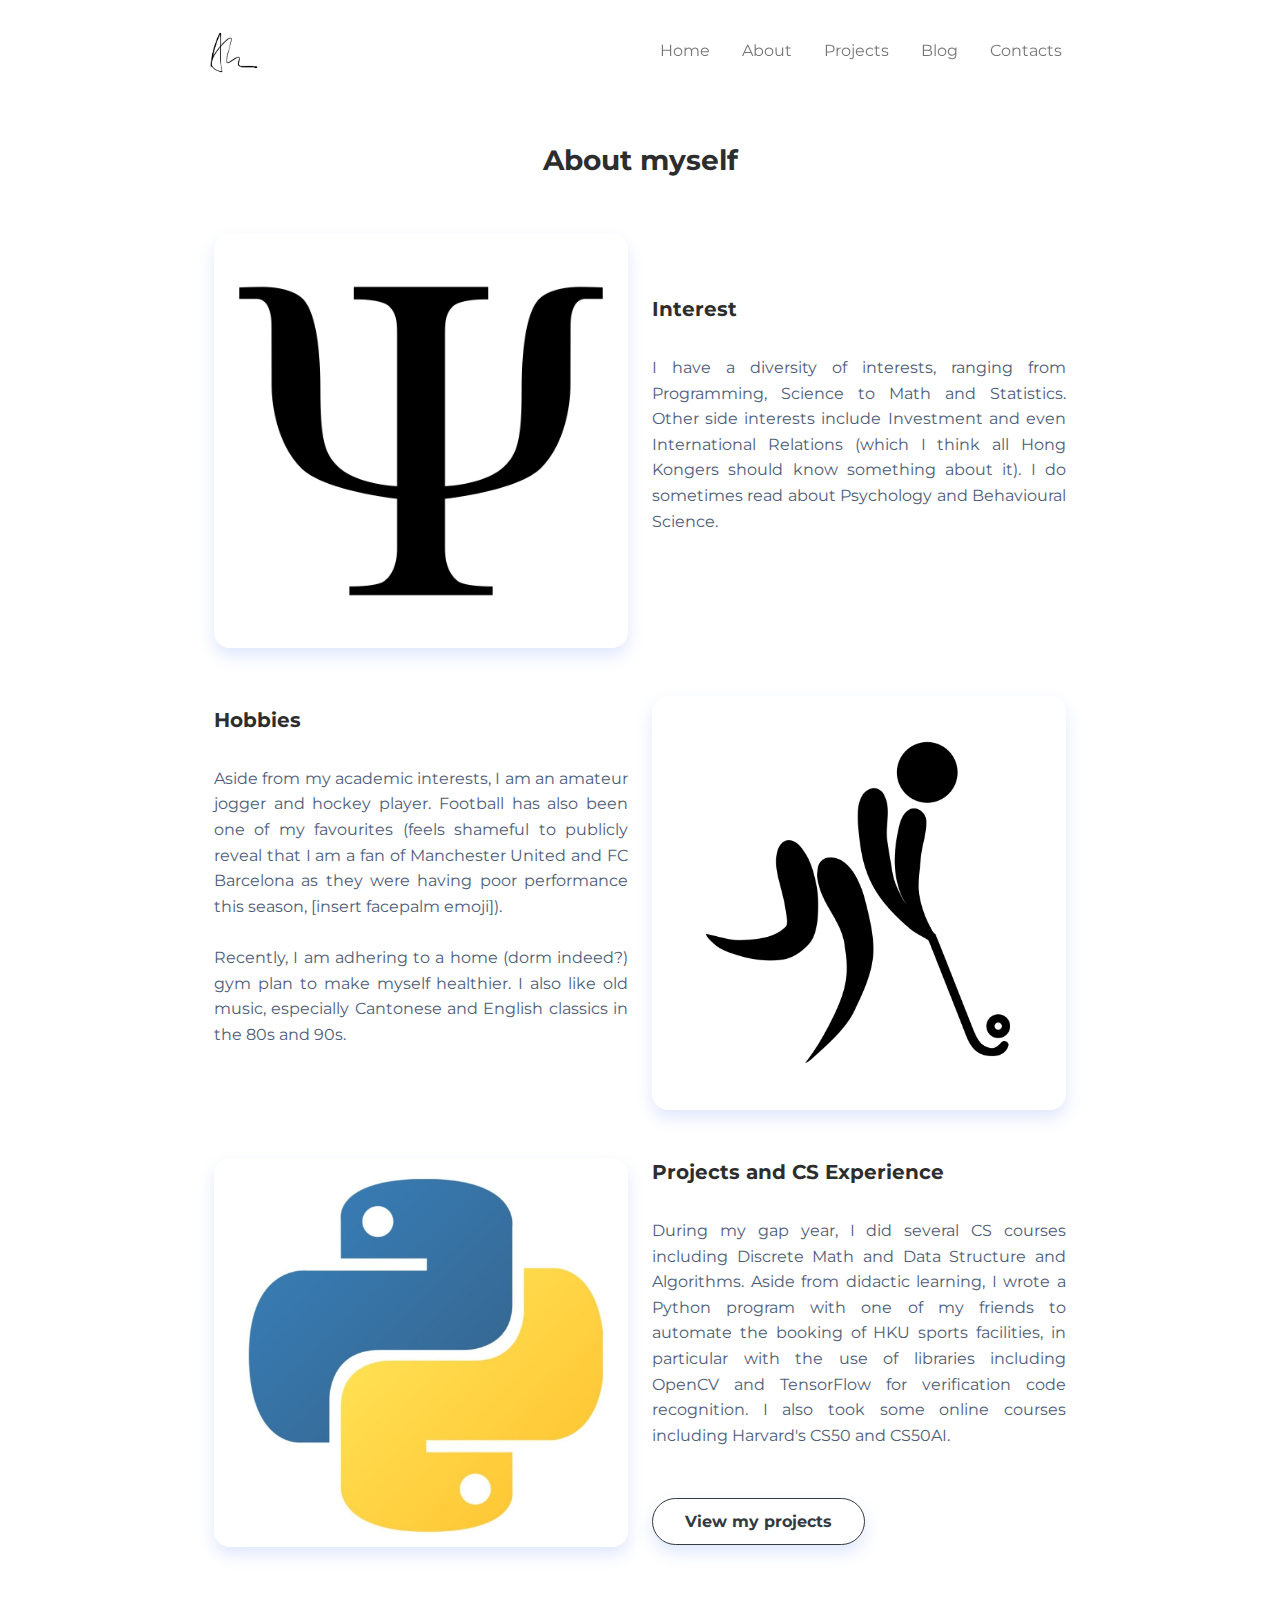
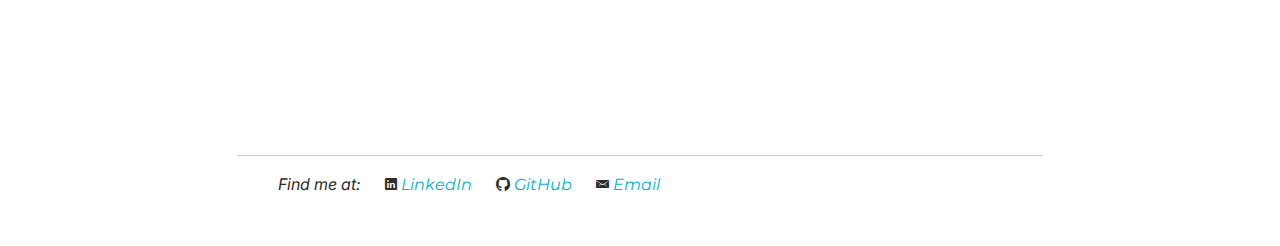
<file: about.html>
<!DOCTYPE html>
<html lang="en">

<head>
    
    <meta charset="utf-8">
    <meta name="viewport" content="width=device-width, initial-scale=1.0, shrink-to-fit=no">
    <title>About - Alex Lam</title> <!-- different for each page -->
    <meta name="description" content="Hi there! This is Alex Lam from Hong Kong, a fourth-year medical student currently pursuing an alternative career in Computer Science and Programming. I hope to share my journey with you, and to record my thoughts and progress in learning and getting through life's hurdles and adversities.">
    <meta name="twitter:description" content="Hi there! This is Alex Lam from Hong Kong, a fourth-year medical student currently pursuing an alternative career in Computer Science and Programming. I hope to share my journey with you, and to record my thoughts and progress in learning and getting through life's hurdles and adversities.">
    <meta name="twitter:title" content="About - Alex Lam"> <!-- different for each page -->
    <meta name="twitter:card" content="summary_large_image">
    <meta property="og:type" content="website">
    <meta property="og:image" content="blog/static/img/sign.png">
    <meta name="twitter:image" content="blog/static/img/sign.png">
    <meta property="og:description" content="Hi there! This is Alex Lam from Hong Kong, a fourth-year medical student currently pursuing an alternative career in Computer Science and Programming. I hope to share my journey with you, and to record my thoughts and progress in learning and getting through life's hurdles and adversities.">
    <link rel="icon" type="image/png" sizes="329x313" href="blog/static/img/sign.png">
    <link rel="stylesheet" href="blog/static/bootstrap/css/bootstrap.min.css">
    <link rel="stylesheet" href="https://fonts.googleapis.com/css?family=Inter:300italic,400italic,600italic,700italic,800italic,400,300,600,700,800&amp;display=swap">
    <link rel="stylesheet" href="https://fonts.googleapis.com/css?family=Lato&amp;display=swap">
    <link rel="stylesheet" href="https://fonts.googleapis.com/css?family=Montserrat&amp;display=swap">
    <link rel="stylesheet" href="https://fonts.googleapis.com/css?family=Roboto&amp;display=swap">
    <link rel="stylesheet" href="blog/static/fonts/fontawesome-all.min.css">
    <link rel="stylesheet" href="blog/static/fonts/ionicons.min.css">
    <link rel="stylesheet" href="blog/static/css/ruc.css">
    <link rel="stylesheet" href="blog/static/css/style.css">
</head>

<body>
    <nav class="navbar navbar-light navbar-expand-md fixed-top mx-auto navbar-shrink py-3" id="mainNav" style="max-width: 900px;border-width: 0px;border-bottom-width: 1px;border-bottom-style: solid;">
        <div class="container"><a class="navbar-brand d-flex align-items-center" href="/index.html"><span>
                    <picture><img src="blog/static/img/sign.png" style="width: 60px;height: 60px;"></picture>
                </span></a><button data-bs-toggle="collapse" class="navbar-toggler" data-bs-target="#navcol-1"><span class="visually-hidden">Toggle navigation</span><span class="navbar-toggler-icon"></span></button>
            <div class="collapse navbar-collapse" id="navcol-1" style="font-size: 16px;">
                <ul class="navbar-nav ms-auto" style="font-family: Montserrat, sans-serif;">
                    <li class="nav-item"><a class="nav-link " href="index.html" style="font-family: Montserrat, sans-serif;box-shadow: 0px 0px;">Home</a></li>
                    <li class="nav-item"><a class="nav-link " href="about.html" style="font-family: Montserrat, sans-serif;">About</a></li>
                    <li class="nav-item"><a class="nav-link " href="projects.html" style="font-family: Montserrat, sans-serif;">Projects</a></li>
                    <li class="nav-item"><a class="nav-link " href="blog.html" style="font-family: Montserrat, sans-serif;">Blog</a></li>
                    <li class="nav-item"><a class="nav-link" href="javascript: document.body.scrollIntoView(false);" style="font-family: Montserrat, sans-serif;">Contacts</a></li>
                </ul>
            </div>
        </div>
    </nav>

    <main style="font-family: Montserrat, sans-serif">
        

<section class="py-5 mt-5">
    <div class="container py-5" style="max-width: 900px;">
        <div class="row mb-4 mb-lg-5">
            <div class="col-md-8 col-xl-6 text-center mx-auto">
                <h3 class="fw-bold">About myself</h3>
            </div>
        </div>
        <div class="row row-cols-1 row-cols-md-2 mx-auto" style="max-width: 900px;">
            <div class="col align-self-center mb-5"><img class="rounded img-fluid shadow" src="blog/static/img/projects/psi.png" style="width: auto;"></div>
            <div class="col d-md-flex align-items-md-end align-items-lg-center mb-5">
                <div>
                    <h5 class="fw-bold">Interest</h5>
                    <p class="text-muted mb-4" style="text-align: justify;"><br>I have a diversity of interests, ranging from Programming, Science to Math and Statistics. Other side interests include Investment and even International Relations (which I think all Hong Kongers should know something about it). I do sometimes read about Psychology and Behavioural Science.<br><br></p>
                </div>
            </div>
        </div>
        <div class="row row-cols-1 row-cols-md-2 mx-auto" style="max-width: 900px;">
            <div class="col align-self-center order-md-last mb-5"><img class="rounded img-fluid shadow" src="blog/static/img/projects/hockey.png"></div>
            <div class="col d-md-flex align-items-md-end align-items-lg-center mb-5">
                <div>
                    <h5 class="fw-bold">Hobbies<br></h5>
                    <p class="text-muted mb-4" style="text-align: justify;"><br>Aside from my academic interests, I am an amateur jogger and hockey player. Football has also been one of my favourites (feels shameful to publicly reveal that I am a fan of Manchester United and FC Barcelona as they were having poor performance this season, [insert facepalm emoji]). <br><br>Recently, I am adhering to a home (dorm indeed?) gym plan to make myself healthier. I also like old music, especially Cantonese and English classics in the 80s and 90s.&nbsp;<br><br></p>
                </div>
            </div>
        </div>
        <div class="row row-cols-1 row-cols-md-2 mx-auto" style="max-width: 900px;">
            <div class="col align-self-center mb-5"><img class="rounded img-fluid shadow" src="blog/static/img/projects/python2.jpg"></div>
            <div class="col d-md-flex align-items-md-end align-items-lg-center mb-5">
                <div>
                    <h5 class="fw-bold">Projects and CS Experience</h5>
                    <p class="text-muted mb-4" style="text-align: justify;"><br>During my gap year, I did several CS courses including Discrete Math and Data Structure and Algorithms. Aside from didactic learning, I wrote a Python program with one of my friends to automate the booking of HKU sports facilities, in particular with the use of libraries including OpenCV and TensorFlow for verification code recognition. I also took some online courses including Harvard's CS50 and CS50AI.<br><br></p><a class="btn btn-primary shadow" role="button" style="color: var(--bs-gray-dark);background: rgb(255,255,255);border-top-color: var(--bs-gray-800);border-right-color: var(--bs-gray-800);border-bottom-color: var(--bs-gray-800);border-left-color: var(--bs-gray-800);" href="projects.html">View my projects</a>
                </div>
            </div>
        </div>
    </div>
</section>

    </main>

    <footer class="bg-primary-gradient" style="border-style: none;color: rgb(255,255,255);background: var(--bs-white);">
        <div class="container py-4 py-lg-5" style="color: rgb(45, 45, 45);max-width: 900px;padding: 0px 48px;padding-right: 48px;">
            <hr style="width: 100%;max-width: None;">
            <div style="min-width: 258px;width: 100%;padding-left: 40px;padding-right: 40px;">
                <div class="row" style="width: auto;/*min-width: 364px;*/padding: 0px;">
                    <div class="col-sm-1 text-center" style="width: auto;"><em>Find me at:</em></div>
                    <div class="col-sm-1 text-center" style="width: auto;"><i class="icon ion-social-linkedin"></i><a href="https://www.linkedin.com/in/cheuk-fung-alex-lam-907986227/" style="color: var(--bs-cyan);font-style: italic;">&nbsp;LinkedIn</a></div>
                    <div class="col-sm-1 text-center" style="width: auto;"><i class="icon ion-social-github"></i><a href="https://github.com/cfalexlam" style="color: var(--bs-cyan);font-style: italic;">&nbsp;GitHub</a></div>
                    <div class="col-sm-1 text-center" style="width: auto;"><i class="icon ion-email"></i><a href="mailto:calexlam@hku.hk" style="color: var(--bs-cyan);font-style: italic;">&nbsp;Email</a></div>
                </div>
            </div>
        </div>
    </footer>
    <script src="blog/static/js/jquery.min.js"></script>
    <script src="blog/static/bootstrap/js/bootstrap.min.js"></script>
    <script src="blog/static/js/bold-and-bright.js"></script>
</body>

</html>
</file>
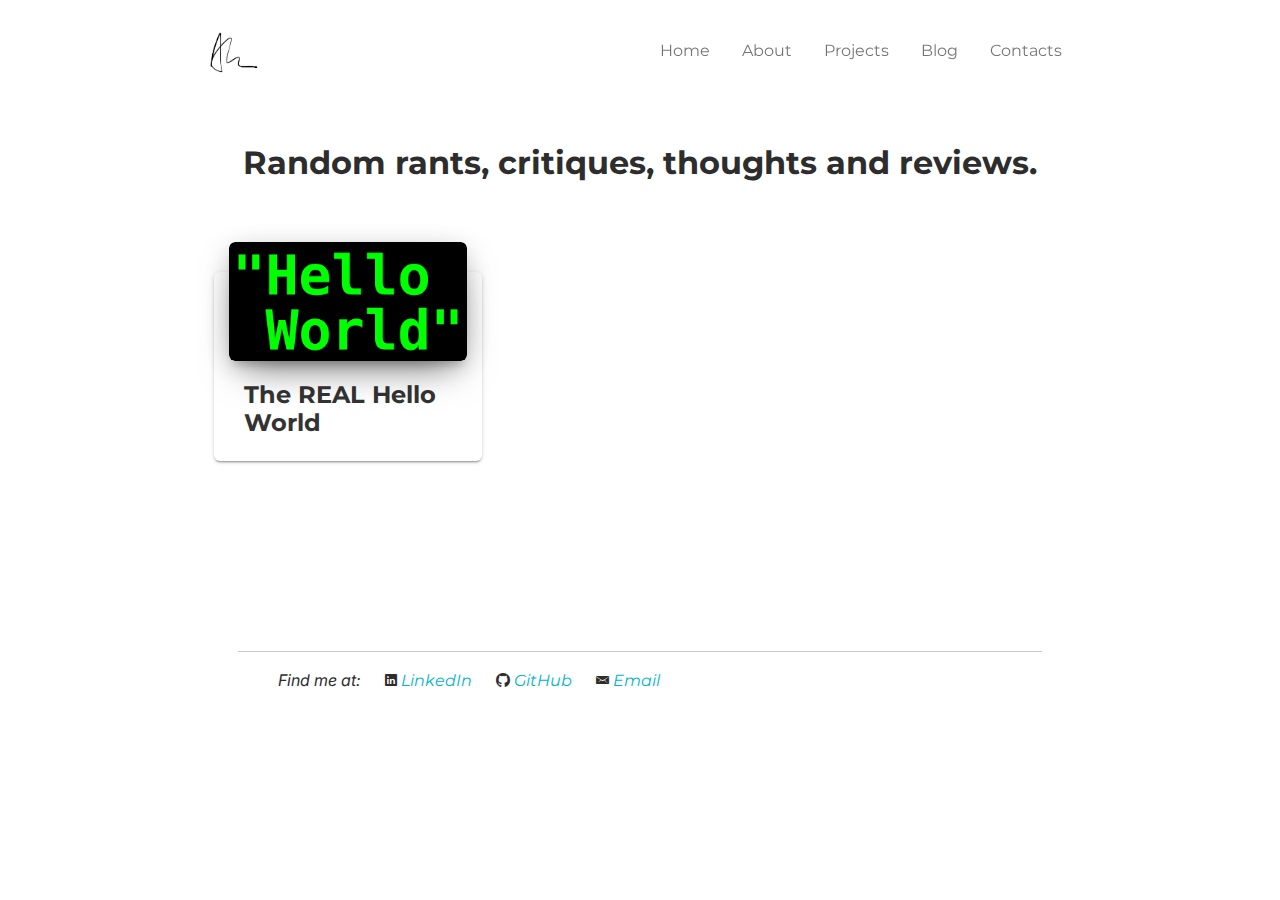
<file: blog.html>
<!DOCTYPE html>
<html lang="en">

<head>
    
    <meta charset="utf-8">
    <meta name="viewport" content="width=device-width, initial-scale=1.0, shrink-to-fit=no">
    <title>Blog - Alex Lam</title> <!-- different for each page -->
    <meta name="description" content="Hi there! This is Alex Lam from Hong Kong, a fourth-year medical student currently pursuing an alternative career in Computer Science and Programming. I hope to share my journey with you, and to record my thoughts and progress in learning and getting through life's hurdles and adversities.">
    <meta name="twitter:description" content="Hi there! This is Alex Lam from Hong Kong, a fourth-year medical student currently pursuing an alternative career in Computer Science and Programming. I hope to share my journey with you, and to record my thoughts and progress in learning and getting through life's hurdles and adversities.">
    <meta name="twitter:title" content="Blog - Alex Lam"> <!-- different for each page -->
    <meta name="twitter:card" content="summary_large_image">
    <meta property="og:type" content="website">
    <meta property="og:image" content="blog/static/img/sign.png">
    <meta name="twitter:image" content="blog/static/img/sign.png">
    <meta property="og:description" content="Hi there! This is Alex Lam from Hong Kong, a fourth-year medical student currently pursuing an alternative career in Computer Science and Programming. I hope to share my journey with you, and to record my thoughts and progress in learning and getting through life's hurdles and adversities.">
    <link rel="icon" type="image/png" sizes="329x313" href="blog/static/img/sign.png">
    <link rel="stylesheet" href="blog/static/bootstrap/css/bootstrap.min.css">
    <link rel="stylesheet" href="https://fonts.googleapis.com/css?family=Inter:300italic,400italic,600italic,700italic,800italic,400,300,600,700,800&amp;display=swap">
    <link rel="stylesheet" href="https://fonts.googleapis.com/css?family=Lato&amp;display=swap">
    <link rel="stylesheet" href="https://fonts.googleapis.com/css?family=Montserrat&amp;display=swap">
    <link rel="stylesheet" href="https://fonts.googleapis.com/css?family=Roboto&amp;display=swap">
    <link rel="stylesheet" href="blog/static/fonts/fontawesome-all.min.css">
    <link rel="stylesheet" href="blog/static/fonts/ionicons.min.css">
    <link rel="stylesheet" href="blog/static/css/ruc.css">
    <link rel="stylesheet" href="blog/static/css/style.css">
</head>

<body>
    <nav class="navbar navbar-light navbar-expand-md fixed-top mx-auto navbar-shrink py-3" id="mainNav" style="max-width: 900px;border-width: 0px;border-bottom-width: 1px;border-bottom-style: solid;">
        <div class="container"><a class="navbar-brand d-flex align-items-center" href="/index.html"><span>
                    <picture><img src="blog/static/img/sign.png" style="width: 60px;height: 60px;"></picture>
                </span></a><button data-bs-toggle="collapse" class="navbar-toggler" data-bs-target="#navcol-1"><span class="visually-hidden">Toggle navigation</span><span class="navbar-toggler-icon"></span></button>
            <div class="collapse navbar-collapse" id="navcol-1" style="font-size: 16px;">
                <ul class="navbar-nav ms-auto" style="font-family: Montserrat, sans-serif;">
                    <li class="nav-item"><a class="nav-link " href="index.html" style="font-family: Montserrat, sans-serif;box-shadow: 0px 0px;">Home</a></li>
                    <li class="nav-item"><a class="nav-link " href="about.html" style="font-family: Montserrat, sans-serif;">About</a></li>
                    <li class="nav-item"><a class="nav-link " href="projects.html" style="font-family: Montserrat, sans-serif;">Projects</a></li>
                    <li class="nav-item"><a class="nav-link " href="blog.html" style="font-family: Montserrat, sans-serif;">Blog</a></li>
                    <li class="nav-item"><a class="nav-link" href="javascript: document.body.scrollIntoView(false);" style="font-family: Montserrat, sans-serif;">Contacts</a></li>
                </ul>
            </div>
        </div>
    </nav>

    <main style="font-family: Montserrat, sans-serif">
        

    <section class="py-5 mt-5">
        <div class="container py-5" style="max-width: 900px;"><h2 class="fw-bold" style="font-family: Montserrat, sans-serif; text-align: center;">Random rants, critiques, thoughts and reviews.</h2> <br><br>
            <div class="container">
                <div class="row">
                    
                    <div class="col-md-4">
                        <div class="blog-card blog-card-blog">
                            <div class="blog-card-image">
                                <a href="posts/4.html"> <img class="img" src="blog/static/img/helloworld.png"> </a>
                                <div class="ripple-cont"></div>
                            </div>
                        <div class="blog-table">
                            <!-- <h6 class="blog-category blog-text-success"><i class="far fa-newspaper"></i> News</h6> -->
                            <h4 class="blog-card-caption">
                                <a href="posts/4.html">The REAL Hello World</a>
                            </h4>
                            <!-- <p class="blog-card-description">Lorem Ipsum is simply dummy text of the printing and typesetting industry.</p> -->
                            <!-- <div class="ftr">
                                <div class="stats"> <i class="far fa-clock"></i> 10 min </div>
                            </div> -->
                        </div>
                    </div>
                    
                </div>
            </div>
        </div>
    </section>


    </main>

    <footer class="bg-primary-gradient" style="border-style: none;color: rgb(255,255,255);background: var(--bs-white);">
        <div class="container py-4 py-lg-5" style="color: rgb(45, 45, 45);max-width: 900px;padding: 0px 48px;padding-right: 48px;">
            <hr style="width: 100%;max-width: None;">
            <div style="min-width: 258px;width: 100%;padding-left: 40px;padding-right: 40px;">
                <div class="row" style="width: auto;/*min-width: 364px;*/padding: 0px;">
                    <div class="col-sm-1 text-center" style="width: auto;"><em>Find me at:</em></div>
                    <div class="col-sm-1 text-center" style="width: auto;"><i class="icon ion-social-linkedin"></i><a href="https://www.linkedin.com/in/cheuk-fung-alex-lam-907986227/" style="color: var(--bs-cyan);font-style: italic;">&nbsp;LinkedIn</a></div>
                    <div class="col-sm-1 text-center" style="width: auto;"><i class="icon ion-social-github"></i><a href="https://github.com/cfalexlam" style="color: var(--bs-cyan);font-style: italic;">&nbsp;GitHub</a></div>
                    <div class="col-sm-1 text-center" style="width: auto;"><i class="icon ion-email"></i><a href="mailto:calexlam@hku.hk" style="color: var(--bs-cyan);font-style: italic;">&nbsp;Email</a></div>
                </div>
            </div>
        </div>
    </footer>
    <script src="blog/static/js/jquery.min.js"></script>
    <script src="blog/static/bootstrap/js/bootstrap.min.js"></script>
    <script src="blog/static/js/bold-and-bright.js"></script>
</body>

</html>
</file>
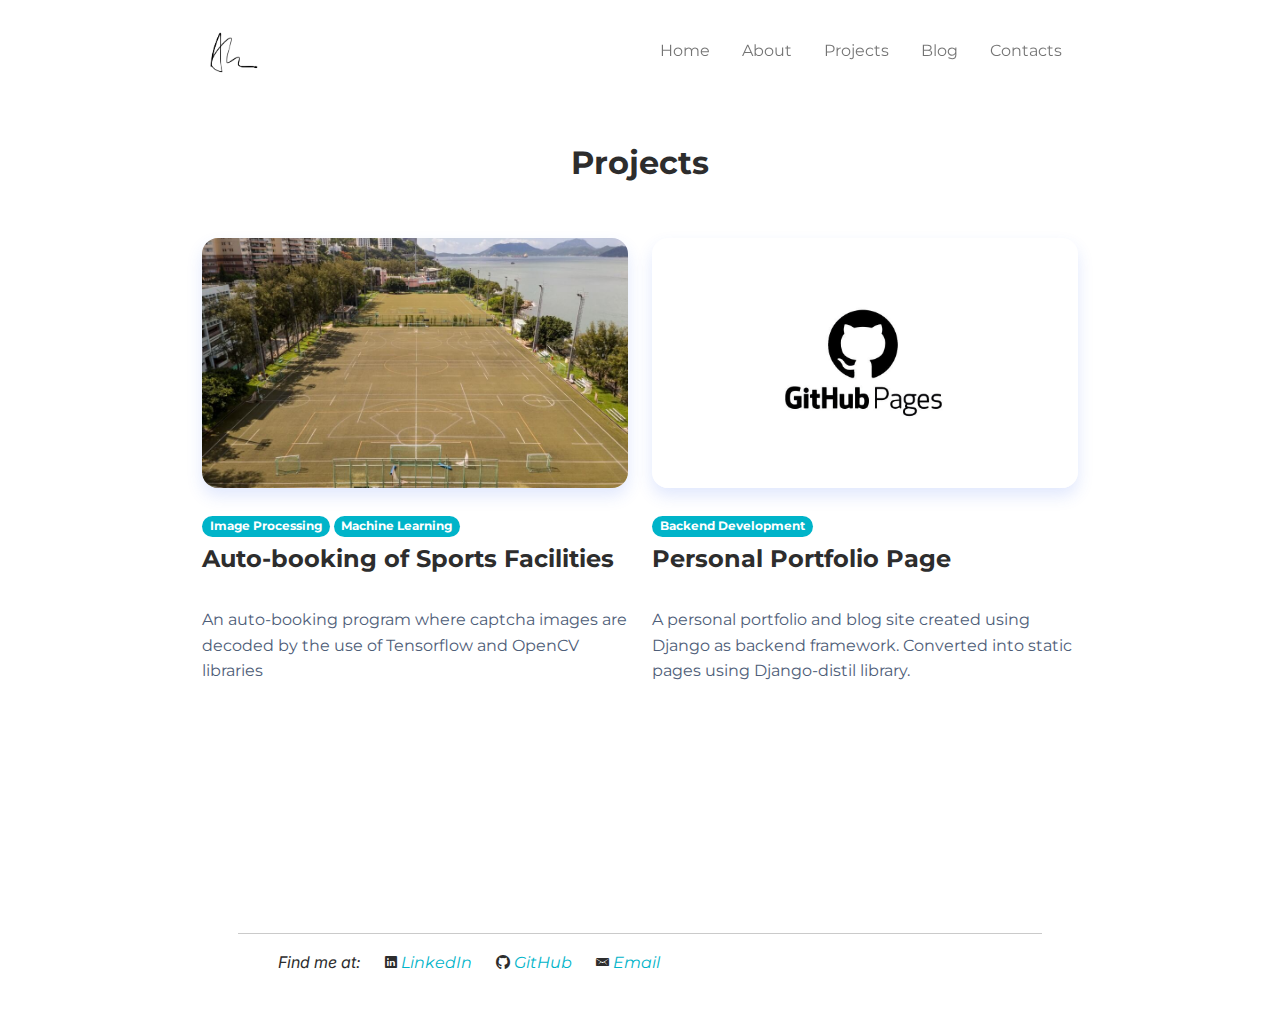
<file: projects.html>
<!DOCTYPE html>
<html lang="en">

<head>
    
    <meta charset="utf-8">
    <meta name="viewport" content="width=device-width, initial-scale=1.0, shrink-to-fit=no">
    <title>Projects - Alex Lam</title> <!-- different for each page -->
    <meta name="description" content="Hi there! This is Alex Lam from Hong Kong, a fourth-year medical student currently pursuing an alternative career in Computer Science and Programming. I hope to share my journey with you, and to record my thoughts and progress in learning and getting through life's hurdles and adversities.">
    <meta name="twitter:description" content="Hi there! This is Alex Lam from Hong Kong, a fourth-year medical student currently pursuing an alternative career in Computer Science and Programming. I hope to share my journey with you, and to record my thoughts and progress in learning and getting through life's hurdles and adversities.">
    <meta name="twitter:title" content="Projects - Alex Lam"> <!-- different for each page -->
    <meta name="twitter:card" content="summary_large_image">
    <meta property="og:type" content="website">
    <meta property="og:image" content="blog/static/img/sign.png">
    <meta name="twitter:image" content="blog/static/img/sign.png">
    <meta property="og:description" content="Hi there! This is Alex Lam from Hong Kong, a fourth-year medical student currently pursuing an alternative career in Computer Science and Programming. I hope to share my journey with you, and to record my thoughts and progress in learning and getting through life's hurdles and adversities.">
    <link rel="icon" type="image/png" sizes="329x313" href="blog/static/img/sign.png">
    <link rel="stylesheet" href="blog/static/bootstrap/css/bootstrap.min.css">
    <link rel="stylesheet" href="https://fonts.googleapis.com/css?family=Inter:300italic,400italic,600italic,700italic,800italic,400,300,600,700,800&amp;display=swap">
    <link rel="stylesheet" href="https://fonts.googleapis.com/css?family=Lato&amp;display=swap">
    <link rel="stylesheet" href="https://fonts.googleapis.com/css?family=Montserrat&amp;display=swap">
    <link rel="stylesheet" href="https://fonts.googleapis.com/css?family=Roboto&amp;display=swap">
    <link rel="stylesheet" href="blog/static/fonts/fontawesome-all.min.css">
    <link rel="stylesheet" href="blog/static/fonts/ionicons.min.css">
    <link rel="stylesheet" href="blog/static/css/ruc.css">
    <link rel="stylesheet" href="blog/static/css/style.css">
</head>

<body>
    <nav class="navbar navbar-light navbar-expand-md fixed-top mx-auto navbar-shrink py-3" id="mainNav" style="max-width: 900px;border-width: 0px;border-bottom-width: 1px;border-bottom-style: solid;">
        <div class="container"><a class="navbar-brand d-flex align-items-center" href="/index.html"><span>
                    <picture><img src="blog/static/img/sign.png" style="width: 60px;height: 60px;"></picture>
                </span></a><button data-bs-toggle="collapse" class="navbar-toggler" data-bs-target="#navcol-1"><span class="visually-hidden">Toggle navigation</span><span class="navbar-toggler-icon"></span></button>
            <div class="collapse navbar-collapse" id="navcol-1" style="font-size: 16px;">
                <ul class="navbar-nav ms-auto" style="font-family: Montserrat, sans-serif;">
                    <li class="nav-item"><a class="nav-link " href="index.html" style="font-family: Montserrat, sans-serif;box-shadow: 0px 0px;">Home</a></li>
                    <li class="nav-item"><a class="nav-link " href="about.html" style="font-family: Montserrat, sans-serif;">About</a></li>
                    <li class="nav-item"><a class="nav-link " href="projects.html" style="font-family: Montserrat, sans-serif;">Projects</a></li>
                    <li class="nav-item"><a class="nav-link " href="blog.html" style="font-family: Montserrat, sans-serif;">Blog</a></li>
                    <li class="nav-item"><a class="nav-link" href="javascript: document.body.scrollIntoView(false);" style="font-family: Montserrat, sans-serif;">Contacts</a></li>
                </ul>
            </div>
        </div>
    </nav>

    <main style="font-family: Montserrat, sans-serif">
        

    <section class="py-5 mt-5">
        <div class="container py-5">
            <div class="row mb-5" style="margin-left: -12px;">
                <div class="col-md-8 col-xl-6 text-center mx-auto">
                    <h2 class="fw-bold">Projects</h2>
                </div>
            </div>
            <div class="row row-cols-1 row-cols-md-2 mx-auto" style="max-width: 900px;">
                <div class="col mb-4">
                    <div><a href="#"><img class="rounded img-fluid shadow w-100 fit-cover" src="blog/static/img/projects/shscap1.jpg" style="height: 250px;"></a>
                        <div class="py-4"><span class="badge bg-info mb-2">Image Processing</span>    <span class="badge bg-info mb-2">Machine Learning</span>
                            <h4 class="fw-bold">Auto-booking of Sports Facilities</h4>
                            <p class="text-muted"><br>An auto-booking program where captcha images are decoded by the use of Tensorflow and OpenCV libraries<br><br></p>
                        </div>
                    </div>
                </div>
                <div class="col mb-4">
                    <div><a href="#"><img class="rounded img-fluid shadow w-100 fit-cover" src="blog/static/img/projects/githubpage.jpeg" style="height: 250px;"></a>
                        <div class="py-4"><span class="badge bg-info mb-2">Backend Development</span>
                            <h4 class="fw-bold">Personal Portfolio Page</h4>
                            <p class="text-muted"><br>A personal portfolio and blog site created using Django as backend framework. Converted into static pages using Django-distil library.<br><br></p>
                        </div>
                    </div>
                </div>
            </div>
        </div>
    </section>


    </main>

    <footer class="bg-primary-gradient" style="border-style: none;color: rgb(255,255,255);background: var(--bs-white);">
        <div class="container py-4 py-lg-5" style="color: rgb(45, 45, 45);max-width: 900px;padding: 0px 48px;padding-right: 48px;">
            <hr style="width: 100%;max-width: None;">
            <div style="min-width: 258px;width: 100%;padding-left: 40px;padding-right: 40px;">
                <div class="row" style="width: auto;/*min-width: 364px;*/padding: 0px;">
                    <div class="col-sm-1 text-center" style="width: auto;"><em>Find me at:</em></div>
                    <div class="col-sm-1 text-center" style="width: auto;"><i class="icon ion-social-linkedin"></i><a href="https://www.linkedin.com/in/cheuk-fung-alex-lam-907986227/" style="color: var(--bs-cyan);font-style: italic;">&nbsp;LinkedIn</a></div>
                    <div class="col-sm-1 text-center" style="width: auto;"><i class="icon ion-social-github"></i><a href="https://github.com/cfalexlam" style="color: var(--bs-cyan);font-style: italic;">&nbsp;GitHub</a></div>
                    <div class="col-sm-1 text-center" style="width: auto;"><i class="icon ion-email"></i><a href="mailto:calexlam@hku.hk" style="color: var(--bs-cyan);font-style: italic;">&nbsp;Email</a></div>
                </div>
            </div>
        </div>
    </footer>
    <script src="blog/static/js/jquery.min.js"></script>
    <script src="blog/static/bootstrap/js/bootstrap.min.js"></script>
    <script src="blog/static/js/bold-and-bright.js"></script>
</body>

</html>
</file>
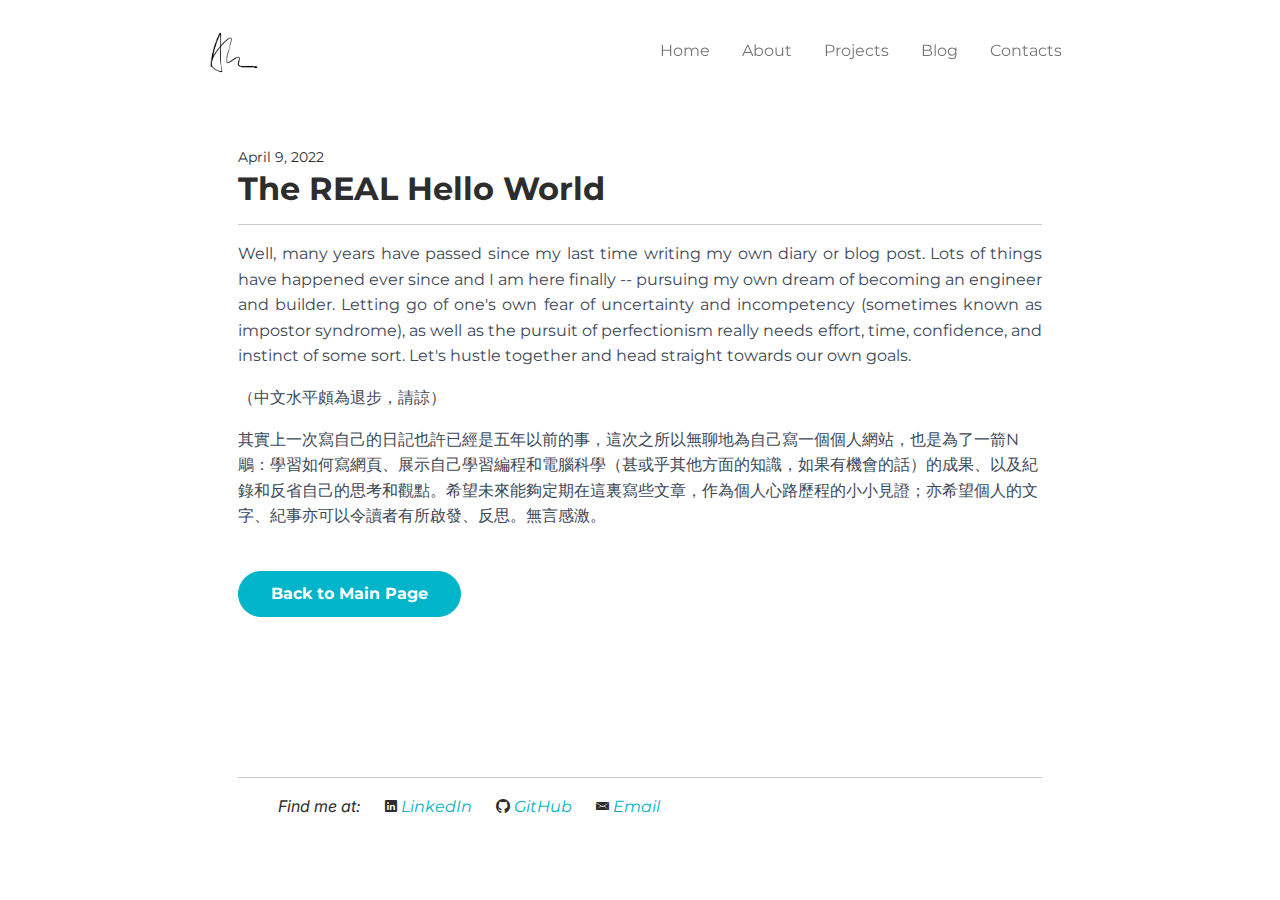
<file: posts/4.html>
<!DOCTYPE html>
<html lang="en">

<head>
    
    <meta charset="utf-8">
    <meta name="viewport" content="width=device-width, initial-scale=1.0, shrink-to-fit=no">
    <title>Posts - Alex Lam</title> <!-- different for each page -->
    <meta name="description" content="Hi there! This is Alex Lam from Hong Kong, a fourth-year medical student currently pursuing an alternative career in Computer Science and Programming. I hope to share my journey with you, and to record my thoughts and progress in learning and getting through life's hurdles and adversities.">
    <meta name="twitter:description" content="Hi there! This is Alex Lam from Hong Kong, a fourth-year medical student currently pursuing an alternative career in Computer Science and Programming. I hope to share my journey with you, and to record my thoughts and progress in learning and getting through life's hurdles and adversities.">
    <meta name="twitter:title" content="Posts - Alex Lam"> <!-- different for each page -->
    <meta name="twitter:card" content="summary_large_image">
    <meta property="og:type" content="website">
    <meta property="og:image" content="../blog/static/img/sign.png">
    <meta name="twitter:image" content="../blog/static/img/sign.png">
    <meta property="og:description" content="Hi there! This is Alex Lam from Hong Kong, a fourth-year medical student currently pursuing an alternative career in Computer Science and Programming. I hope to share my journey with you, and to record my thoughts and progress in learning and getting through life's hurdles and adversities.">
    <link rel="icon" type="image/png" sizes="329x313" href="../blog/static/img/sign.png">
    <link rel="stylesheet" href="../blog/static/bootstrap/css/bootstrap.min.css">
    <link rel="stylesheet" href="https://fonts.googleapis.com/css?family=Inter:300italic,400italic,600italic,700italic,800italic,400,300,600,700,800&amp;display=swap">
    <link rel="stylesheet" href="https://fonts.googleapis.com/css?family=Lato&amp;display=swap">
    <link rel="stylesheet" href="https://fonts.googleapis.com/css?family=Montserrat&amp;display=swap">
    <link rel="stylesheet" href="https://fonts.googleapis.com/css?family=Roboto&amp;display=swap">
    <link rel="stylesheet" href="../blog/static/fonts/fontawesome-all.min.css">
    <link rel="stylesheet" href="../blog/static/fonts/ionicons.min.css">
    <link rel="stylesheet" href="../blog/static/css/ruc.css">
    <link rel="stylesheet" href="../blog/static/css/style.css">
</head>

<body>
    <nav class="navbar navbar-light navbar-expand-md fixed-top mx-auto navbar-shrink py-3" id="mainNav" style="max-width: 900px;border-width: 0px;border-bottom-width: 1px;border-bottom-style: solid;">
        <div class="container"><a class="navbar-brand d-flex align-items-center" href="/index.html"><span>
                    <picture><img src="../blog/static/img/sign.png" style="width: 60px;height: 60px;"></picture>
                </span></a><button data-bs-toggle="collapse" class="navbar-toggler" data-bs-target="#navcol-1"><span class="visually-hidden">Toggle navigation</span><span class="navbar-toggler-icon"></span></button>
            <div class="collapse navbar-collapse" id="navcol-1" style="font-size: 16px;">
                <ul class="navbar-nav ms-auto" style="font-family: Montserrat, sans-serif;">
                    <li class="nav-item"><a class="nav-link " href="../index.html" style="font-family: Montserrat, sans-serif;box-shadow: 0px 0px;">Home</a></li>
                    <li class="nav-item"><a class="nav-link " href="../about.html" style="font-family: Montserrat, sans-serif;">About</a></li>
                    <li class="nav-item"><a class="nav-link " href="../projects.html" style="font-family: Montserrat, sans-serif;">Projects</a></li>
                    <li class="nav-item"><a class="nav-link " href="../blog.html" style="font-family: Montserrat, sans-serif;">Blog</a></li>
                    <li class="nav-item"><a class="nav-link" href="javascript: document.body.scrollIntoView(false);" style="font-family: Montserrat, sans-serif;">Contacts</a></li>
                </ul>
            </div>
        </div>
    </nav>

    <main style="font-family: Montserrat, sans-serif">
        

    <section class="py-5 mt-5">
        <div class="container py-5" style="max-width: 900px;padding-right: 48px;padding-left: 48px;">
            <article></article>
            <div><small>April 9, 2022</small>
                <h2 class="fw-bold">The REAL Hello World<br></h2>
                <hr>
                <p style="text-align: justify;">
                    <p align="justify">Well, many years have passed since my last time writing my own diary or blog post. Lots of things have happened ever since and I am here finally -- pursuing my own dream of becoming an engineer and builder. Letting go of one's own fear of uncertainty and incompetency (sometimes known as impostor syndrome), as well as the pursuit of perfectionism really needs effort, time, confidence, and instinct of some sort. Let's hustle together and head straight towards our own goals.</p>

<p>（中文水平頗為退步，請諒）</p>

<p>其實上一次寫自己的日記也許已經是五年以前的事，這次之所以無聊地為自己寫一個個人網站，也是為了一箭N鵰：學習如何寫網頁、展示自己學習編程和電腦科學（甚或乎其他方面的知識，如果有機會的話）的成果、以及紀錄和反省自己的思考和觀點。希望未來能夠定期在這裏寫些文章，作為個人心路歷程的小小見證；亦希望個人的文字、紀事亦可以令讀者有所啟發、反思。無言感激。</p>
                </p>
                <br>
            </div>
            <div><a class="btn btn-info" role="button" style="font-family: Montserrat, sans-serif;" href="../blog.html">Back to Main Page</a></div>
        </div>
    </section>


    </main>

    <footer class="bg-primary-gradient" style="border-style: none;color: rgb(255,255,255);background: var(--bs-white);">
        <div class="container py-4 py-lg-5" style="color: rgb(45, 45, 45);max-width: 900px;padding: 0px 48px;padding-right: 48px;">
            <hr style="width: 100%;max-width: None;">
            <div style="min-width: 258px;width: 100%;padding-left: 40px;padding-right: 40px;">
                <div class="row" style="width: auto;/*min-width: 364px;*/padding: 0px;">
                    <div class="col-sm-1 text-center" style="width: auto;"><em>Find me at:</em></div>
                    <div class="col-sm-1 text-center" style="width: auto;"><i class="icon ion-social-linkedin"></i><a href="https://www.linkedin.com/in/cheuk-fung-alex-lam-907986227/" style="color: var(--bs-cyan);font-style: italic;">&nbsp;LinkedIn</a></div>
                    <div class="col-sm-1 text-center" style="width: auto;"><i class="icon ion-social-github"></i><a href="https://github.com/cfalexlam" style="color: var(--bs-cyan);font-style: italic;">&nbsp;GitHub</a></div>
                    <div class="col-sm-1 text-center" style="width: auto;"><i class="icon ion-email"></i><a href="mailto:calexlam@hku.hk" style="color: var(--bs-cyan);font-style: italic;">&nbsp;Email</a></div>
                </div>
            </div>
        </div>
    </footer>
    <script src="../blog/static/js/jquery.min.js"></script>
    <script src="../blog/static/bootstrap/js/bootstrap.min.js"></script>
    <script src="../blog/static/js/bold-and-bright.js"></script>
</body>

</html>
</file>
<file: blog/static/css/ruc.css>
h1 {
  text-align: center;
  margin-bottom: 50px;
  margin-top: 50px;
  font-family: Montserrat, sans-serif;
}

.blog-card-blog {
  margin-top: 30px;
  font-family: Montserrat, sans-serif;
}

.blog-card {
  display: inline-block;
  position: relative;
  width: 100%;
  margin-bottom: 30px;
  border-radius: 6px;
  color: rgba(0, 0, 0, 0.87);
  background: #fff;
  box-shadow: 0 2px 2px 0 rgba(0, 0, 0, 0.14), 0 3px 1px -2px rgba(0, 0, 0, 0.2), 0 1px 5px 0 rgba(0, 0, 0, 0.12);
  font-family: Montserrat, sans-serif;
}

.blog-card .blog-card-image {
  height: 60%;
  position: relative;
  overflow: hidden;
  margin-left: 15px;
  margin-right: 15px;
  margin-top: -30px;
  border-radius: 6px;
  box-shadow: 0 16px 38px -12px rgba(0, 0, 0, 0.56), 0 4px 25px 0px rgba(0, 0, 0, 0.12), 0 8px 10px -5px rgba(0, 0, 0, 0.2);
  font-family: Montserrat, sans-serif;
}

.blog-card .blog-card-image img {
  width: 100%;
  height: 100%;
  border-radius: 6px;
  pointer-events: none;
  font-family: Montserrat, sans-serif;
}

.blog-card .blog-table {
  padding: 15px 30px;
  font-family: Montserrat, sans-serif;
}

.blog-table {
  margin-bottom: 0px;
  font-family: Montserrat, sans-serif;
}

.blog-category {
  position: relative;
  line-height: 0;
  margin: 15px 0;
  font-family: Montserrat, sans-serif;
}

.blog-text-success {
  color: #6f6f6f!important;
  font-family: Montserrat, sans-serif;
}

.blog-card-blog .blog-card-caption {
  margin-top: 5px;
  font-family: Montserrat, sans-serif;
}

.blog-card-caption {
  font-weight: 700;
  font-family: "Roboto Slab", "Times New Roman", serif;
  font-family: Montserrat, sans-serif;
}

.blog-card-caption, .blog-card-caption a {
  color: #333;
  text-decoration: none;
  font-family: Montserrat, sans-serif;
}

p {
  color: #3C4857;
  margin-top: 0;
  margin-bottom: 1rem;
  font-family: Montserrat, sans-serif;
}

.blog-card .ftr {
  margin-top: 15px;
  font-family: Montserrat, sans-serif;
}

.blog-card .ftr .author {
  color: #888;
}

.blog-card .ftr div {
  display: inline-block;
}

.blog-card .author .avatar {
  width: 36px;
  height: 36px;
  overflow: hidden;
  border-radius: 50%;
  margin-right: 5px;
}

.blog-card .ftr .stats {
  position: relative;
  top: 1px;
  font-size: 14px;
}

.blog-card .ftr .stats {
  float: right;
  line-height: 30px;
}

a {
  text-decoration: none;
  font-family: Montserrat, sans-serif;
}
</file>
<file: blog/static/css/style.css>
.row {
  /*padding: 40px 40px 40px;*/
  /*padding-top: 40px;*/
  /*padding-bottom: 40px;*/
  /*padding-right: 40px;*/
  /*padding-left: 40px;*/
  /*max-width: 1000px;*/
}

div {
  /*min-width: 268px;*/
}
</file>
